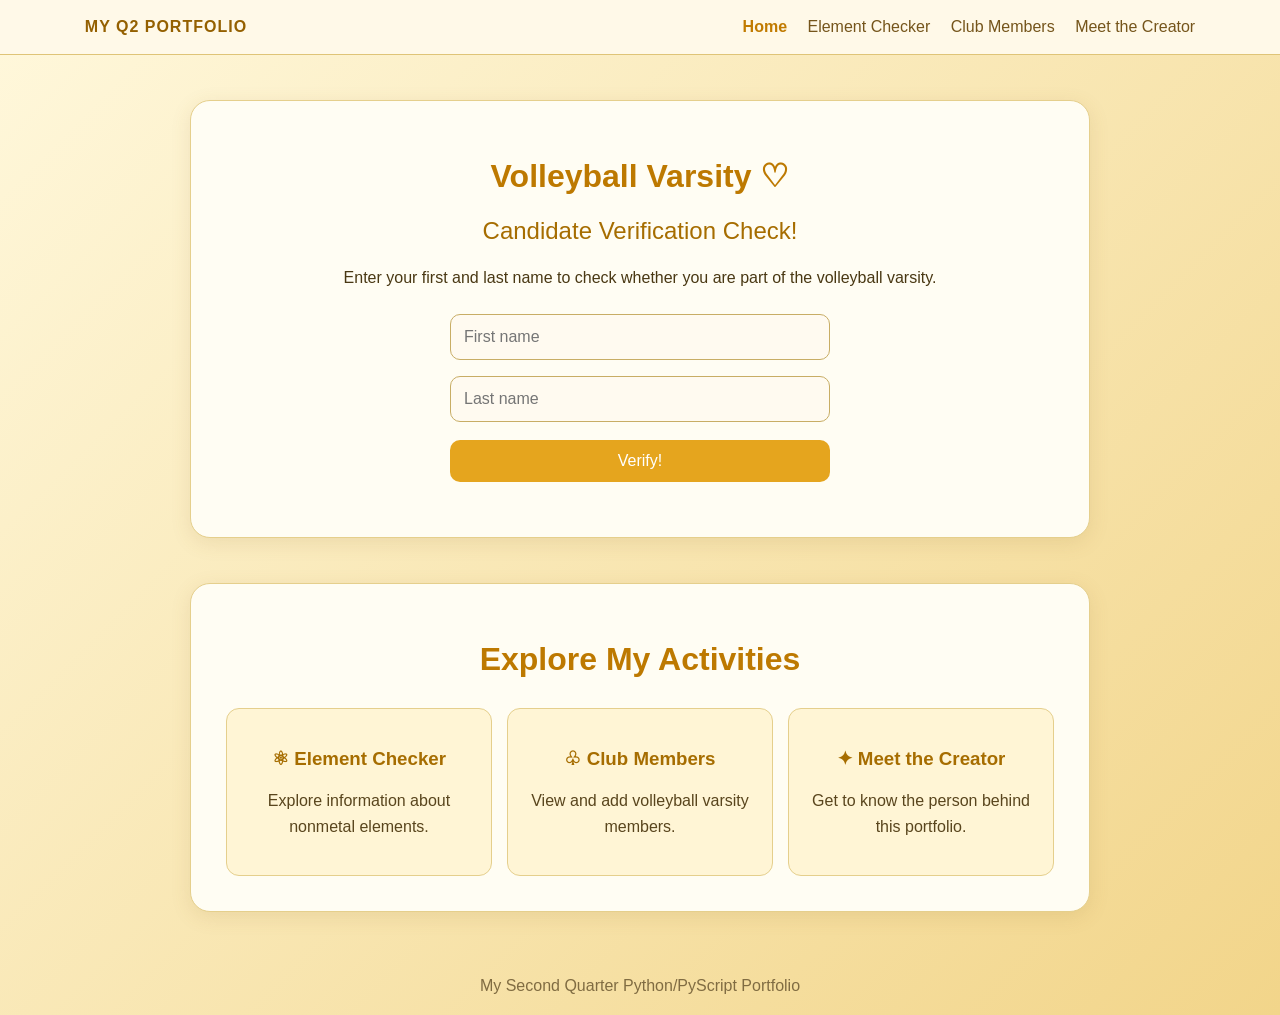
<file: index.html>
<!DOCTYPE html>
<html lang="en">
<head>
    <meta charset="UTF-8">
    <meta name="viewport" content="width=device-width, initial-scale=1.0">
    <title>My Q2 Portfolio | Home</title>

    <link rel="stylesheet" href="https://pyscript.net/releases/2025.3.1/core.css">
    <script type="module" src="https://pyscript.net/releases/2025.3.1/core.js"></script>

    <style>
        * {
            box-sizing: border-box;
        }

        body {
            margin: 0;
            min-height: 100vh;
            background: linear-gradient(135deg, #fff8dc, #f2d58a);
            font-family: 'Gill Sans', 'Gill Sans MT', Calibri, sans-serif;
            color: #493813;
        }

        nav {
            background: #fff9e8;
            padding: 18px 6%;
            display: flex;
            justify-content: space-between;
            align-items: center;
            flex-wrap: wrap;
            gap: 15px;
            border-bottom: 1px solid #dfc477;
        }

        nav a {
            text-decoration: none;
            color: #75551b;
            margin: 0 8px;
        }

        nav a:hover, nav a.active {
            color: #c17b00;
            font-weight: bold;
        }

        .brand {
            font-weight: bold;
            letter-spacing: 1px;
            color: #946000;
        }

        .container {
            width: min(900px, 90%);
            margin: 45px auto;
            padding: 35px;
            background: #fffdf3;
            border: 1px solid #e5cf8c;
            border-radius: 20px;
            text-align: center;
            box-shadow: 0 5px 20px #8c6b2420;
        }

        h1 {
            color: #bd7900;
        }

        h2 {
            color: #a66d00;
            font-weight: normal;
        }

        p {
            line-height: 1.6;
        }

        .form-area {
            width: min(380px, 100%);
            margin: auto;
        }

        input {
            width: 100%;
            padding: 13px;
            margin: 8px 0;
            border: 1px solid #c8ad65;
            border-radius: 10px;
            background: #fffaf0;
            font: inherit;
        }

        input:focus {
            outline: none;
            border: 2px solid #d69e2e;
        }

        button {
            width: 100%;
            padding: 12px;
            margin-top: 10px;
            border: none;
            border-radius: 10px;
            background: #e5a51e;
            color: white;
            font-weight: bold;
            cursor: pointer;
            font: inherit;
        }

        button:hover {
            background: #c8870b;
        }

        #output1 {
            margin-top: 20px;
            color: #75551b;
        }

        .activities {
            display: grid;
            grid-template-columns: repeat(auto-fit, minmax(180px, 1fr));
            gap: 15px;
            margin-top: 30px;
        }

        .card {
            background: #fff5d5;
            padding: 20px;
            border: 1px solid #e5cf8c;
            border-radius: 13px;
            text-decoration: none;
            color: #59451d;
        }

        .card:hover {
            background: #ffedb8;
        }

        .card h3 {
            color: #a66d00;
        }

        footer {
            text-align: center;
            padding: 20px;
            color: #806c42;
        }

        @media (max-width: 650px) {
            nav {
                justify-content: center;
            }

            nav div {
                text-align: center;
            }

            .container {
                padding: 25px 18px;
            }
        }
    </style>
</head>

<body>

    <nav>
        <a class="brand" href="index.html">MY Q2 PORTFOLIO</a>

        <div>
            <a class="active" href="index.html">Home</a>
            <a href="skillstest.html">Element Checker</a>
            <a href="drill2.html">Club Members</a>
            <a href="creator.html">Meet the Creator</a>
        </div>
    </nav>

    <div class="container">

        <h1>Volleyball Varsity ♡</h1>
        <h2>Candidate Verification Check!</h2>

        <p>
            Enter your first and last name to check
            whether you are part of the volleyball varsity.
        </p>

        <div class="form-area">
            <input type="text" id="input1" placeholder="First name">
            <input type="text" id="input2" placeholder="Last name">

            <button type="button" py-click="add_names">
                Verify!
            </button>

            <div id="output1"></div>
        </div>

    </div>

    <div class="container">
        <h1>Explore My Activities</h1>

        <div class="activities">

            <a href="skillstest.html" class="card">
                <h3>⚛ Element Checker</h3>
                <p>Explore information about nonmetal elements.</p>
            </a>

            <a href="drill2.html" class="card">
                <h3>♧ Club Members</h3>
                <p>View and add volleyball varsity members.</p>
            </a>

            <a href="creator.html" class="card">
                <h3>✦ Meet the Creator</h3>
                <p>Get to know the person behind this portfolio.</p>
            </a>

        </div>
    </div>

    <footer>My Second Quarter Python/PyScript Portfolio</footer>

    <script type="py" src="seatwork1.py"></script>

</body>
</html>
</file>
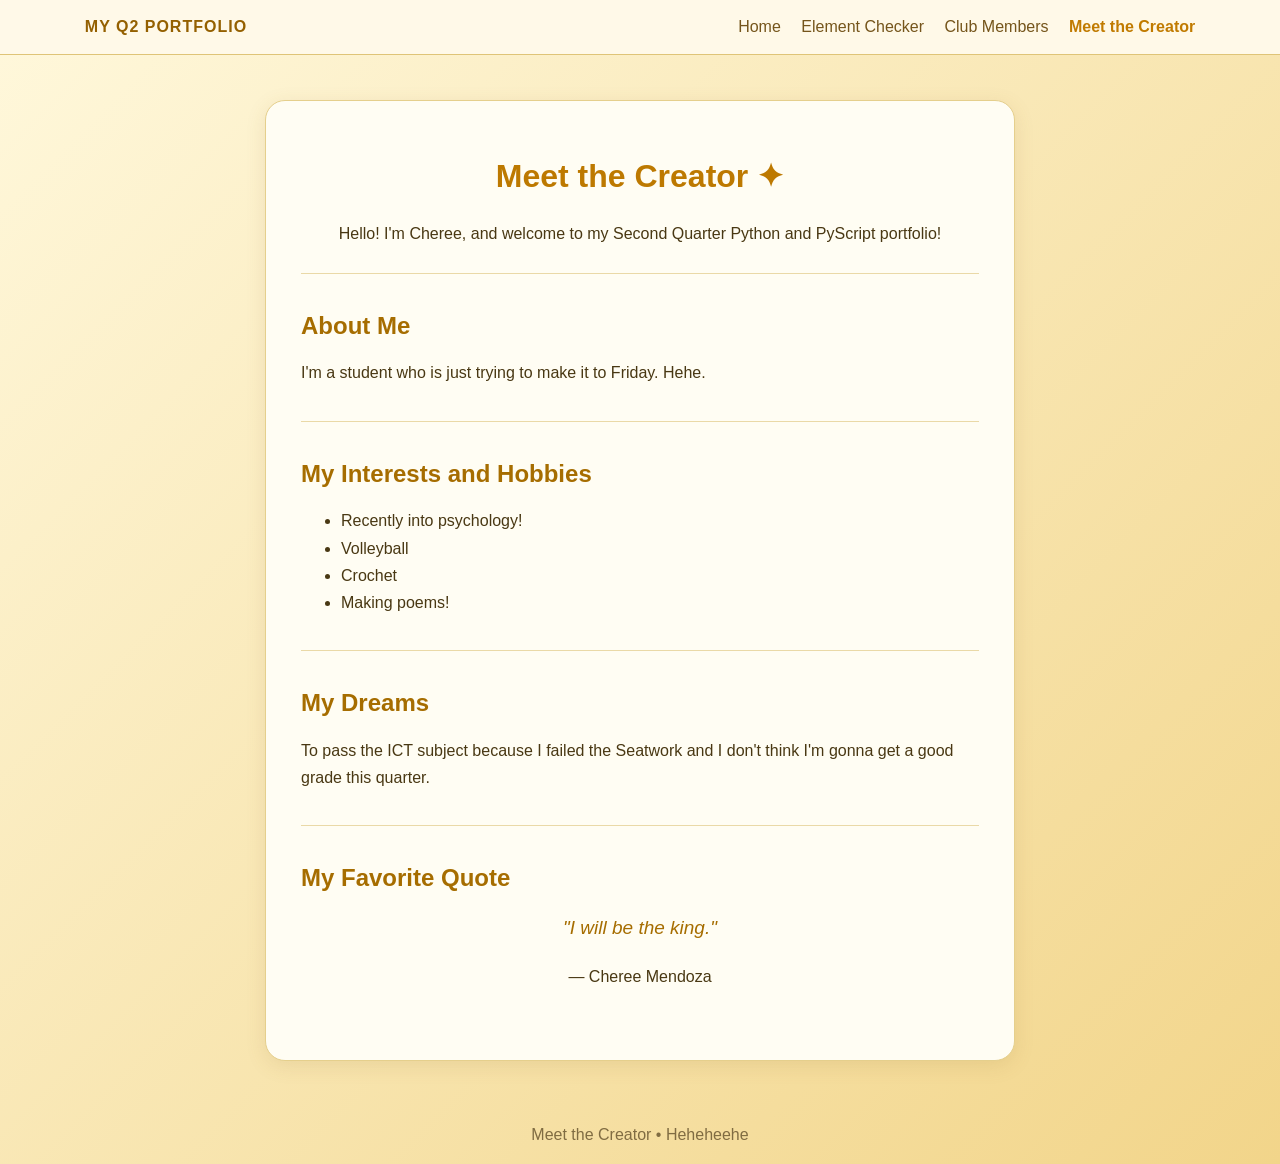
<file: creator.html>
<!DOCTYPE html>
<html lang="en">
<head>
    <meta charset="UTF-8">
    <meta name="viewport" content="width=device-width, initial-scale=1.0">
    <title>Meet the Creator</title>

    <style>
        * {
            box-sizing: border-box;
        }

        body {
            margin: 0;
            min-height: 100vh;
            background: linear-gradient(135deg, #fff8dc, #f2d58a);
            font-family: 'Gill Sans', 'Gill Sans MT', Calibri, sans-serif;
            color: #493813;
        }

        nav {
            background: #fff9e8;
            padding: 18px 6%;
            display: flex;
            justify-content: space-between;
            align-items: center;
            flex-wrap: wrap;
            gap: 15px;
            border-bottom: 1px solid #dfc477;
        }

        nav a {
            text-decoration: none;
            color: #75551b;
            margin: 0 8px;
        }

        nav a:hover, nav a.active {
            color: #c17b00;
            font-weight: bold;
        }

        .brand {
            font-weight: bold;
            letter-spacing: 1px;
            color: #946000;
        }

        .container {
            width: min(750px, 90%);
            margin: 45px auto;
            padding: 35px;
            background: #fffdf3;
            border: 1px solid #e5cf8c;
            border-radius: 20px;
            box-shadow: 0 5px 20px #8c6b2420;
        }

        h1 {
            color: #bd7900;
            text-align: center;
        }

        h2 {
            color: #a66d00;
        }

        p, li {
            line-height: 1.7;
        }

        .intro {
            text-align: center;
            margin: 25px 0;
        }

        .section {
            border-top: 1px solid #ead9a7;
            padding: 18px 0;
        }

        .quote {
            text-align: center;
            color: #a66d00;
            font-size: 19px;
            font-style: italic;
        }

        footer {
            text-align: center;
            padding: 20px;
            color: #806c42;
        }

        @media (max-width: 650px) {
            nav {
                justify-content: center;
            }

            nav div {
                text-align: center;
            }

            .container {
                padding: 25px 18px;
            }
        }
    </style>
</head>

<body>

    <nav>
        <a class="brand" href="index.html">MY Q2 PORTFOLIO</a>

        <div>
            <a href="index.html">Home</a>
            <a href="skillstest.html">Element Checker</a>
            <a href="drill2.html">Club Members</a>
            <a class="active" href="creator.html">Meet the Creator</a>
        </div>
    </nav>

    <div class="container">

        <h1>Meet the Creator ✦</h1>

        <p class="intro">
            Hello! I'm Cheree, and welcome to my Second Quarter
            Python and PyScript portfolio!
        </p>

        <div class="section">
            <h2>About Me</h2>
            <p>
                I'm a student who is just trying to make it to Friday. Hehe.
            </p>
        </div>

        <div class="section">
            <h2>My Interests and Hobbies</h2>

            <ul>
                <li>Recently into psychology!</li>
                <li>Volleyball</li>
                <li>Crochet</li>
                <li>Making poems!</li>
            </ul>
        </div>

        <div class="section">
            <h2>My Dreams</h2>

            <p>
                To pass the ICT subject because I failed the Seatwork and I don't think I'm gonna get a good grade this quarter.
            </p>
        </div>

        <div class="section">
            <h2>My Favorite Quote</h2>

            <p class="quote">
                "I will be the king."
            </p>

            <p style="text-align: center;">— Cheree Mendoza</p>
        </div>

    </div>

    <footer>Meet the Creator • Heheheehe</footer>


</body>
</html>
</file>
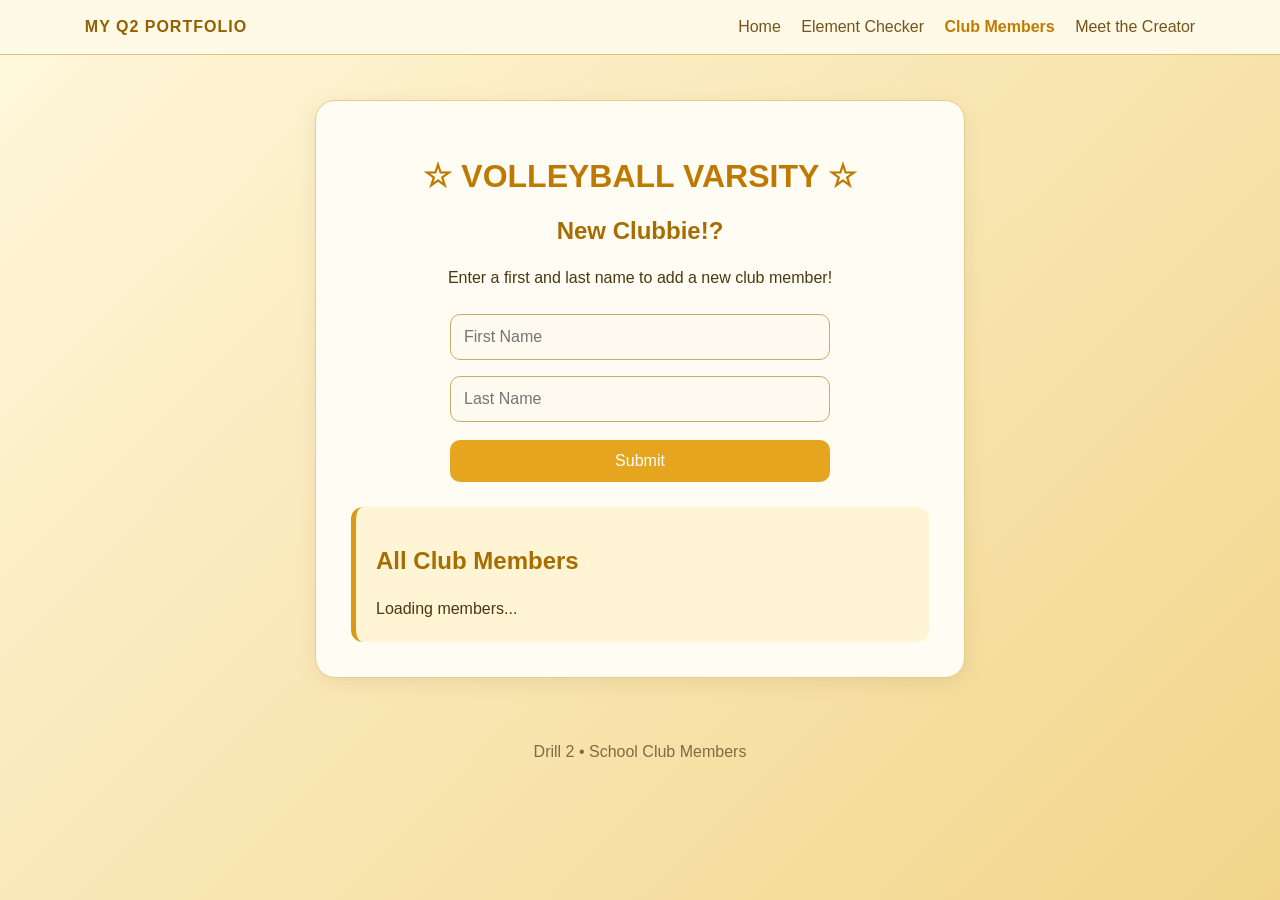
<file: drill2.html>
<!DOCTYPE html>
<html lang="en">
<head>
    <meta charset="UTF-8">
    <meta name="viewport" content="width=device-width, initial-scale=1.0">
    <title>School Club Members</title>

    <script type="module" src="https://pyscript.net/releases/2025.3.1/core.js"></script>

    <style>
        * {
            box-sizing: border-box;
        }

        body {
            margin: 0;
            min-height: 100vh;
            background: linear-gradient(135deg, #fff8dc, #f2d58a);
            font-family: 'Gill Sans', 'Gill Sans MT', Calibri, sans-serif;
            color: #493813;
        }

        nav {
            background: #fff9e8;
            padding: 18px 6%;
            display: flex;
            justify-content: space-between;
            align-items: center;
            flex-wrap: wrap;
            gap: 15px;
            border-bottom: 1px solid #dfc477;
        }

        nav a {
            text-decoration: none;
            color: #75551b;
            margin: 0 8px;
        }

        nav a:hover, nav a.active {
            color: #c17b00;
            font-weight: bold;
        }

        .brand {
            font-weight: bold;
            letter-spacing: 1px;
            color: #946000;
        }

        .container {
            width: min(650px, 90%);
            margin: 45px auto;
            padding: 35px;
            background: #fffdf3;
            border: 1px solid #e5cf8c;
            border-radius: 20px;
            text-align: center;
            box-shadow: 0 5px 20px #8c6b2420;
        }

        h1 {
            color: #bd7900;
        }

        h2 {
            color: #a66d00;
        }

        p {
            line-height: 1.6;
        }

        input {
            width: 100%;
            max-width: 380px;
            padding: 13px;
            margin: 8px auto;
            border: 1px solid #c8ad65;
            border-radius: 10px;
            background: #fffaf0;
            font: inherit;
        }

        input:focus {
            outline: none;
            border: 2px solid #d69e2e;
        }

        button {
            width: 100%;
            max-width: 380px;
            padding: 12px;
            margin-top: 10px;
            border: none;
            border-radius: 10px;
            background: #e5a51e;
            color: white;
            font-weight: bold;
            cursor: pointer;
            font: inherit;
        }

        button:hover {
            background: #c8870b;
        }

        .result {
            margin-top: 25px;
            padding: 20px;
            background: #fff5d5;
            border-radius: 12px;
            border-left: 5px solid #d99b17;
            text-align: left;
        }

        #output_box {
            white-space: pre-wrap;
            line-height: 1.7;
            overflow-wrap: anywhere;
        }

        footer {
            text-align: center;
            padding: 20px;
            color: #806c42;
        }

        @media (max-width: 650px) {
            nav {
                justify-content: center;
            }

            nav div {
                text-align: center;
            }

            .container {
                padding: 25px 18px;
            }
        }
    </style>
</head>

<body>

    <nav>
        <a class="brand" href="index.html">MY Q2 PORTFOLIO</a>

        <div>
            <a href="index.html">Home</a>
            <a href="skillstest.html">Element Checker</a>
            <a class="active" href="drill2.html">Club Members</a>
            <a href="creator.html">Meet the Creator</a>
        </div>
    </nav>

    <div class="container">

        <h1>☆ VOLLEYBALL VARSITY ☆</h1>
        <h2>New Clubbie!?</h2>

        <p>Enter a first and last name to add a new club member!</p>

        <input type="text" id="fname_input" placeholder="First Name">
        <input type="text" id="lname_input" placeholder="Last Name">

        <br>

        <button type="button" py-click="add_clubbie">
            Submit
        </button>

        <div class="result">
            <h2>All Club Members</h2>
            <div id="output_box">Loading members...</div>
        </div>

    </div>

    <footer>Drill 2 • School Club Members</footer>

    <script type="py" src="drill2.py"></script>

</body>
</html>
</file>
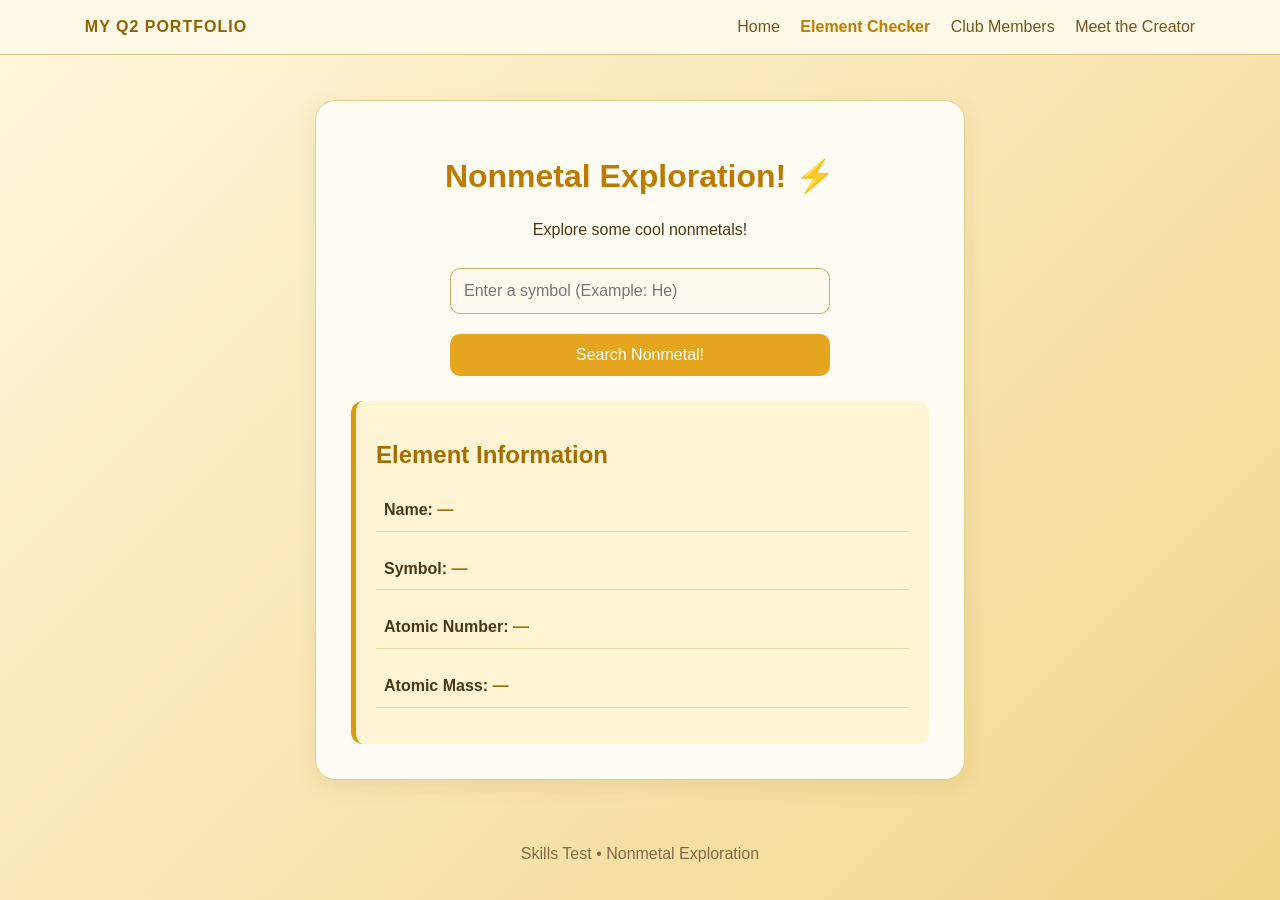
<file: skillstest.html>
<!DOCTYPE html>
<html lang="en">
<head>
    <meta charset="UTF-8">
    <meta name="viewport" content="width=device-width, initial-scale=1.0">
    <title>Nonmetal Exploration</title>

    <script type="module" src="https://pyscript.net/releases/2025.3.1/core.js"></script>

    <style>
        * {
            box-sizing: border-box;
        }

        body {
            margin: 0;
            min-height: 100vh;
            background: linear-gradient(135deg, #fff8dc, #f2d58a);
            font-family: 'Gill Sans', 'Gill Sans MT', Calibri, sans-serif;
            color: #493813;
        }

        nav {
            background: #fff9e8;
            padding: 18px 6%;
            display: flex;
            justify-content: space-between;
            align-items: center;
            flex-wrap: wrap;
            gap: 15px;
            border-bottom: 1px solid #dfc477;
        }

        nav a {
            text-decoration: none;
            color: #75551b;
            margin: 0 8px;
        }

        nav a:hover, nav a.active {
            color: #c17b00;
            font-weight: bold;
        }

        .brand {
            font-weight: bold;
            letter-spacing: 1px;
            color: #946000;
        }

        .container {
            width: min(650px, 90%);
            margin: 45px auto;
            padding: 35px;
            background: #fffdf3;
            border: 1px solid #e5cf8c;
            border-radius: 20px;
            text-align: center;
            box-shadow: 0 5px 20px #8c6b2420;
        }

        h1 {
            color: #bd7900;
        }

        h2 {
            color: #a66d00;
        }

        p {
            line-height: 1.6;
        }

        input {
            width: 100%;
            max-width: 380px;
            padding: 13px;
            margin: 10px auto;
            border: 1px solid #c8ad65;
            border-radius: 10px;
            background: #fffaf0;
            font: inherit;
        }

        input:focus {
            outline: none;
            border: 2px solid #d69e2e;
        }

        button {
            width: 100%;
            max-width: 380px;
            padding: 12px;
            margin-top: 10px;
            border: none;
            border-radius: 10px;
            background: #e5a51e;
            color: white;
            font-weight: bold;
            cursor: pointer;
            font: inherit;
        }

        button:hover {
            background: #c8870b;
        }

        .result {
            text-align: left;
            margin-top: 25px;
            padding: 20px;
            background: #fff5d5;
            border-radius: 12px;
            border-left: 5px solid #d99b17;
        }

        .result p {
            padding: 8px;
            border-bottom: 1px solid #ead9a7;
        }

        .result span {
            color: #a66d00;
            font-weight: bold;
        }

        footer {
            text-align: center;
            padding: 20px;
            color: #806c42;
        }

        @media (max-width: 650px) {
            nav {
                justify-content: center;
            }

            nav div {
                text-align: center;
            }

            .container {
                padding: 25px 18px;
            }
        }
    </style>
</head>

<body>

    <nav>
        <a class="brand" href="index.html">MY Q2 PORTFOLIO</a>

        <div>
            <a href="index.html">Home</a>
            <a class="active" href="skillstest.html">Element Checker</a>
            <a href="drill2.html">Club Members</a>
            <a href="creator.html">Meet the Creator</a>
        </div>
    </nav>

    <div class="container">

        <h1>Nonmetal Exploration! ⚡</h1>
        <p>Explore some cool nonmetals!</p>

        <input type="text" id="nonmetal1" placeholder="Enter a symbol (Example: He)">

        <br>

        <button type="button" py-click="search_nonmetal">
            Search Nonmetal!
        </button>

        <div class="result">

            <h2>Element Information</h2>

            <p><b>Name:</b> <span id="name">—</span></p>
            <p><b>Symbol:</b> <span id="symbol">—</span></p>
            <p><b>Atomic Number:</b> <span id="number">—</span></p>
            <p><b>Atomic Mass:</b> <span id="mass">—</span></p>

        </div>

    </div>

    <footer>Skills Test • Nonmetal Exploration</footer>

    <script type="py" src="elements.py"></script>

</body>
</html>
</file>
